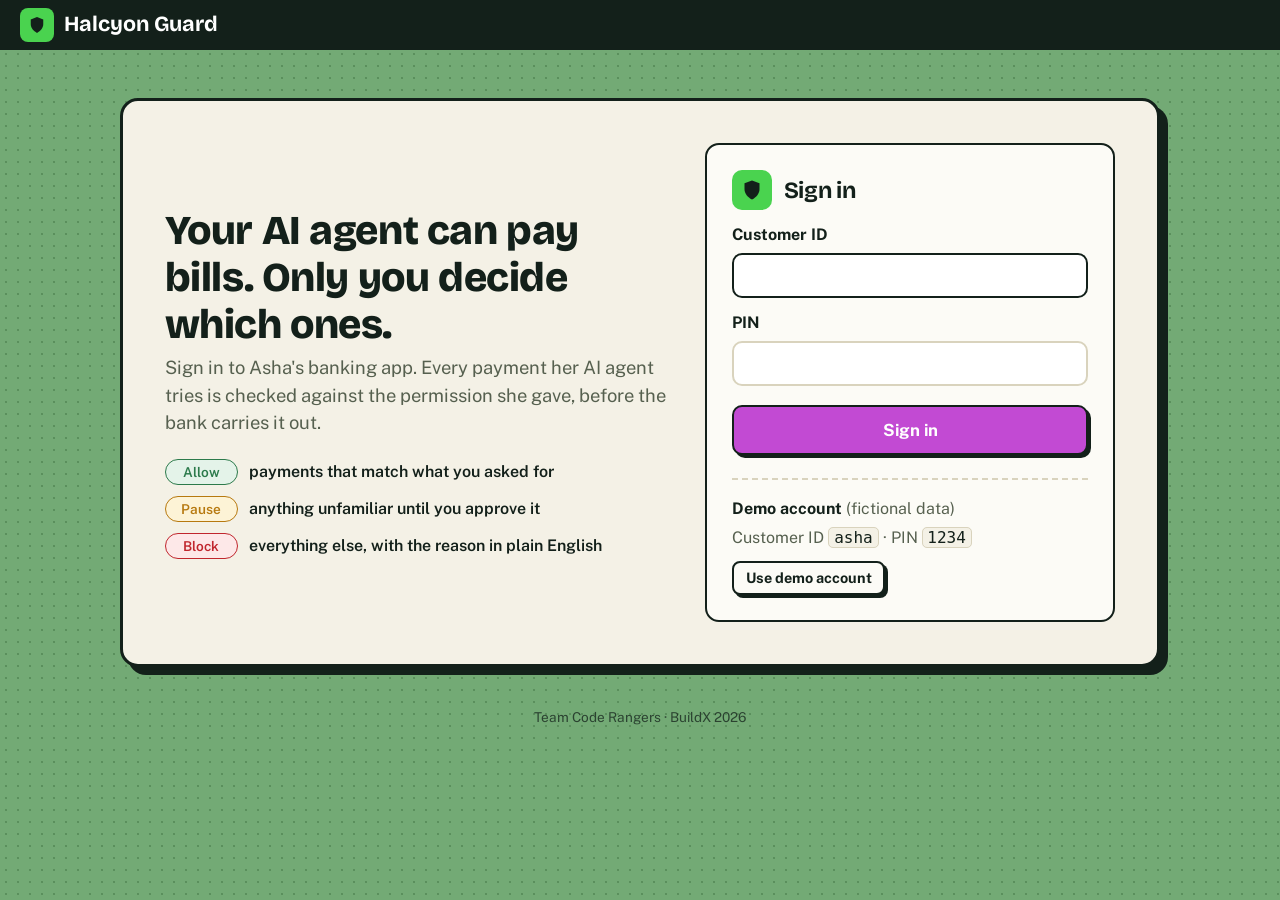
<file: static/login.html>
<!doctype html>
<html lang="en">
<head>
  <meta charset="utf-8">
  <meta name="viewport" content="width=device-width, initial-scale=1">
  <title>Sign in · Halcyon Guard</title>
  <link rel="icon" href="data:image/svg+xml,%3Csvg xmlns='http://www.w3.org/2000/svg' viewBox='0 0 32 32'%3E%3Crect width='32' height='32' rx='7' fill='%234ad34f'/%3E%3Cpath d='M16 6l8 3v6c0 5-3.4 8.6-8 11-4.6-2.4-8-6-8-11V9z' fill='%2313201a'/%3E%3C/svg%3E">
  <link rel="preconnect" href="https://fonts.googleapis.com">
  <link rel="preconnect" href="https://fonts.gstatic.com" crossorigin>
  <link rel="stylesheet" href="https://fonts.googleapis.com/css2?family=Bricolage+Grotesque:opsz,wght@12..96,500..800&family=Public+Sans:wght@400..700&display=swap">
  <link rel="stylesheet" href="style.css?v=13">
</head>
<body class="login-body arriving">
  <header class="nav">
    <div class="nav-inner">
      <span class="logo">
        <span class="mark" aria-hidden="true">
          <svg viewBox="0 0 24 24"><path d="M12 2.5l7.5 2.8v5.6c0 4.7-3.2 8.2-7.5 10.6-4.3-2.4-7.5-5.9-7.5-10.6V5.3z" fill="currentColor"/></svg>
        </span>
        Halcyon Guard
      </span>
    </div>
  </header>

  <main class="sheet login-sheet">
    <section class="login-intro rise" style="--d:1">
      <h1>Your AI agent can pay bills. Only you decide which ones.</h1>
      <p class="lede">Sign in to Asha's banking app. Every payment her AI agent tries is checked against the permission she gave, before the bank carries it out.</p>
      <ul class="login-points">
        <li><span class="pill allow">Allow</span> payments that match what you asked for</li>
        <li><span class="pill pause">Pause</span> anything unfamiliar until you approve it</li>
        <li><span class="pill block">Block</span> everything else, with the reason in plain English</li>
      </ul>
    </section>

    <section class="card login-card rise" style="--d:2" aria-labelledby="h-signin">
      <p class="signed-out" id="signed-out" role="status" hidden>You've signed out. Your session has ended.</p>
      <div class="login-head">
        <span class="mark lock" id="lock" aria-hidden="true">
          <svg viewBox="0 0 24 24"><path class="shield" d="M12 2.5l7.5 2.8v5.6c0 4.7-3.2 8.2-7.5 10.6-4.3-2.4-7.5-5.9-7.5-10.6V5.3z" fill="currentColor"/><path class="tick" d="M8.2 12.3l2.6 2.6 5-5.4" fill="none" stroke="#fff" stroke-width="2.4" stroke-linecap="round" stroke-linejoin="round"/></svg>
        </span>
        <h2 id="h-signin">Sign in</h2>
      </div>
      <form id="login-form" novalidate>
        <label for="customer-id">Customer ID</label>
        <input id="customer-id" name="customer_id" autocomplete="username" autocapitalize="none" spellcheck="false" required maxlength="64">
        <label for="pin">PIN</label>
        <input id="pin" name="pin" type="password" inputmode="numeric" autocomplete="current-password" required maxlength="20">
        <p id="login-error" class="login-error" role="alert" hidden></p>
        <button type="submit" id="signin" class="btn primary wide">Sign in</button>
      </form>

      <div class="demo-account">
        <p><b>Demo account</b> <span class="muted">(fictional data)</span></p>
        <p class="muted">Customer ID <code>asha</code> · PIN <code>1234</code></p>
        <button type="button" id="use-demo" class="btn small">Use demo account</button>
      </div>
    </section>
  </main>

  <p class="foot login-foot">Team Code Rangers · BuildX 2026</p>

  <script src="login.js?v=2"></script>
</body>
</html>
</file>
<file: static/style.css>
/* Halcyon Guard: sage desk, cream sheets with an ink edge, magenta for actions,
   bright green only for the logo, amber for "this needs you" (a paused payment is amber too).
   Green / amber / red keep their meaning: ALLOW / PAUSE / BLOCK. */
:root {
  --desk: #73aa75;
  --desk-deep: #4f8452;
  --ink: #13201a;
  --paper: #f4f1e6;
  --card: #fcfbf6;
  --line: #d9d3bd;
  --muted: #56604f;
  --primary: #c24ad3;        /* main: buttons and selected things */
  --primary-hover: #a93bb9;
  --primary-deep: #8e2a9c;   /* magenta text and focus rings on cream */
  --primary-soft: #f6e4f9;
  --on-primary: #fff;
  --brand: #4ad34f;          /* the logo mark only */
  --accent: #b7790f;         /* "this needs you" */
  --accent-deep: #7a5008;
  --accent-soft: #fdf3d6;
  --allow: #2c7a4b;
  --allow-soft: #e4f3e9;
  --pause: #b7790f;
  --pause-soft: #fdf3d6;
  --block: #c0262d;
  --block-soft: #fde8e8;
  --display: "Bricolage Grotesque", "Arial Narrow", sans-serif;
  --sans: "Public Sans", "Segoe UI", Arial, sans-serif;
  --mono: ui-monospace, "Cascadia Mono", Consolas, monospace;
  --print: 5px 5px 0 0 var(--ink);
  --print-sm: 3px 3px 0 0 var(--ink);
}

* { box-sizing: border-box; }
html {
  background-color: var(--desk);
  background-image: radial-gradient(color-mix(in srgb, var(--desk-deep) 70%, transparent) 1px, transparent 1.3px);
  background-size: 12px 12px;
  color: var(--ink);
  font: 16px/1.5 var(--sans);
  scroll-behavior: smooth;
}
body { margin: 0; }
h1, h2, h3 { font-family: var(--display); letter-spacing: -0.01em; margin: 0; line-height: 1.15; }
h1 { font-size: clamp(2rem, 3.4vw, 2.75rem); font-weight: 800; }
h2 { font-size: 1.45rem; font-weight: 700; }
h3 { font-size: 1.05rem; font-weight: 700; margin: 1.4rem 0 .55rem; }
p { margin: 0; }
button, input, select, textarea { font: inherit; color: inherit; }
:focus-visible { outline: 3px solid var(--primary-deep); outline-offset: 2px; }
::selection { background: var(--primary-soft); }
.sr { position: absolute; width: 1px; height: 1px; overflow: hidden; clip: rect(0 0 0 0); white-space: nowrap; }
.muted { color: var(--muted); }
.hint { color: var(--muted); font-size: .92rem; }
.hint.warn { color: var(--block); }
.empty { color: var(--muted); font-size: .95rem; }

/* ---------- buttons: printed, they press when clicked ---------- */
.btn {
  background: var(--card); border: 2px solid var(--ink); border-radius: 10px; padding: .5rem 1rem;
  font-weight: 700; cursor: pointer; box-shadow: var(--print-sm); transition: transform .08s, box-shadow .08s;
  white-space: nowrap;
}
.btn:hover { background: #fff; }
.btn:active { transform: translate(3px, 3px); box-shadow: 0 0 0 0 var(--ink); }
.btn:disabled { opacity: .45; cursor: not-allowed; transform: none; box-shadow: var(--print-sm); }
.btn.primary { background: var(--primary); color: var(--on-primary); }
.btn.primary:hover { background: var(--primary-hover); }
.btn.danger { background: var(--block); color: #fff; }
.btn.danger:hover { background: #9e1d23; }
.btn.ghost { background: transparent; box-shadow: none; border-color: transparent; text-decoration: underline; text-underline-offset: 3px; }
.btn.ghost:active { transform: none; }
.btn.small { padding: .25rem .7rem; font-size: .9rem; border-radius: 8px; }
.btn.wide { width: 100%; margin-top: .7rem; }

.pill {
  display: inline-flex; align-items: center; gap: .35rem; border: 1.5px solid var(--line); background: var(--card);
  border-radius: 999px; padding: .1rem .65rem; font-size: .85rem; font-weight: 600; white-space: nowrap;
}
.pill:empty { display: none; }
.pill.allow, .pill.pass { color: var(--allow); border-color: var(--allow); background: var(--allow-soft); }
.pill.pause, .pill.warn { color: var(--pause); border-color: var(--pause); background: var(--pause-soft); }
.pill.block, .pill.fail { color: var(--block); border-color: var(--block); background: var(--block-soft); }
.pill.skip { color: var(--muted); }
.pill.ok { color: var(--allow); border-color: var(--allow); background: var(--allow-soft); }
.pill.bad { color: var(--block); border-color: var(--block); background: var(--block-soft); }

/* ---------- top bar ---------- */
.nav { background: var(--ink); color: #fff; position: sticky; top: 0; z-index: 10; }
.nav-inner { max-width: 1480px; margin: 0 auto; padding: .55rem 1.5rem; display: flex; align-items: center; gap: 1.5rem; flex-wrap: wrap; }
.logo { display: flex; align-items: center; gap: .6rem; color: #fff; text-decoration: none; font: 700 1.35rem/1 var(--display); }
.mark { width: 34px; height: 34px; border-radius: 8px; background: var(--brand); color: var(--ink); display: grid; place-items: center; }
.mark svg { width: 20px; height: 20px; }
.nav-links { display: flex; gap: .3rem; }
.nav-links a { color: #e7ece8; text-decoration: none; padding: .4rem .8rem; border-radius: 8px; font-weight: 600; }
.nav-links a:hover { background: #24342c; }
.nav-links a.on { background: var(--paper); color: var(--ink); }
.nav-right { margin-left: auto; display: flex; align-items: center; gap: .8rem; flex-wrap: wrap; }
.model { display: flex; align-items: center; gap: .45rem; border: 1.5px solid #3c4b43; border-radius: 8px; padding: .1rem .2rem .1rem .6rem; }
.model select { background: transparent; border: 0; color: #fff; font-weight: 600; padding: .35rem .3rem; cursor: pointer; }
.model select option { color: var(--ink); }
.dot { width: 9px; height: 9px; border-radius: 50%; background: #8a958f; }
.dot.on { background: #5fd38d; }
.dot.off { background: var(--accent); }
.nav-btn { background: transparent; color: #fff; border: 1.5px solid #3c4b43; border-radius: 8px; padding: .4rem .8rem; font-weight: 600; cursor: pointer; }
.nav-btn:hover { background: #24342c; }
.who { display: flex; align-items: center; gap: .5rem; font-weight: 600; }
.avatar { width: 30px; height: 30px; border-radius: 50%; background: var(--primary); display: grid; place-items: center; font-weight: 700; }

/* ---------- the sheet ---------- */
.sheet {
  max-width: 1440px; margin: 1.6rem auto 2.5rem; background: var(--paper); border: 3px solid var(--ink);
  border-radius: 18px; box-shadow: 8px 8px 0 0 var(--ink); padding: 2.2rem 2.4rem 1.6rem;
}
.page-head { display: flex; justify-content: space-between; align-items: flex-end; gap: 1rem; margin-bottom: 1.4rem; }
.lede { color: var(--muted); font-size: 1.15rem; margin-top: .4rem; max-width: 60ch; }
.public-note {
  margin-top: .8rem; display: inline-block; background: var(--accent-soft); border: 1.5px solid var(--accent);
  color: var(--accent-deep); border-radius: 10px; padding: .45rem .8rem; font-size: .95rem; max-width: 70ch;
}
.public-note[hidden] { display: none; }

.card { background: var(--card); border: 2px solid var(--line); border-radius: 14px; padding: 1.3rem 1.4rem; }
.card.tight { padding: 1rem; }
.card-head { display: flex; justify-content: space-between; align-items: center; gap: 1rem; flex-wrap: wrap; margin-bottom: 1rem; }

/* summary bar */
.summary {
  display: flex; align-items: center; gap: 1.2rem; background: var(--card); border: 2px solid var(--line);
  border-left: 8px solid var(--line); border-radius: 14px; padding: 1rem 1.3rem; margin-bottom: 1.4rem; flex-wrap: wrap;
}
.summary.attn { border-left-color: var(--accent); }
.summary.good { border-left-color: var(--allow); }
.summary.bad { border-left-color: var(--block); }
.summary > p { flex: 1 1 18rem; font-weight: 600; font-size: 1.05rem; }
.ring {
  --p: 0; --c: var(--line);
  width: 58px; height: 58px; border-radius: 50%; display: grid; place-items: center; flex: none;
  background: radial-gradient(var(--card) 60%, transparent 61%), conic-gradient(var(--c) calc(var(--p) * 1%), var(--line) 0);
  font: 800 1.25rem/1 var(--display);
}
.stats { display: flex; gap: 1.6rem; margin: 0; }
.stats div { display: grid; }
.stats dt { font-size: .85rem; color: var(--muted); }
.stats dd { margin: 0; font: 800 1.5rem/1.2 var(--display); }
.s-allow dd { color: var(--allow); }
.s-pause dd { color: var(--pause); }
.s-block dd { color: var(--block); }

.layout { display: grid; grid-template-columns: minmax(0, 1fr) 400px; gap: 1.4rem; align-items: start; }
.main-col { display: grid; gap: 1.4rem; min-width: 0; }

/* ---------- gateway ---------- */
.request { font-size: 1.1rem; margin-bottom: 1rem; min-height: 2.2rem; }
.request strong { font: 800 1.9rem/1.1 var(--display); margin-right: .35rem; }
.gates { list-style: none; margin: 0; padding: 0; display: grid; grid-template-columns: repeat(3, 1fr); gap: .9rem; }
.gates li { background: var(--paper); border: 2px solid var(--line); border-radius: 12px; padding: .85rem .95rem; transition: border-color .25s, background-color .25s, transform .25s, box-shadow .25s; }
.gate-head { display: flex; align-items: center; gap: .5rem; flex-wrap: wrap; margin-bottom: .4rem; }
.gate-head b { font-family: var(--display); font-size: 1.05rem; }
.gate-head .pill { margin-left: auto; }
.num { width: 1.6rem; height: 1.6rem; border-radius: 50%; display: grid; place-items: center; background: var(--ink); color: #fff; font-weight: 700; font-size: .85rem; flex: none; }
.gates li p { color: var(--muted); font-size: .93rem; }
.gates li.pass, .gates li.warn, .gates li.fail { box-shadow: var(--print-sm); transform: translate(-2px, -2px); }
.gates li.pass { border-color: var(--allow); background: var(--allow-soft); }
.gates li.warn { border-color: var(--pause); background: var(--pause-soft); }
.gates li.fail { border-color: var(--block); background: var(--block-soft); }
.gates li.pass .num { background: var(--allow); }
.gates li.warn .num { background: var(--pause); }
.gates li.fail .num { background: var(--block); }
.gates li.pass p, .gates li.warn p, .gates li.fail p { color: var(--ink); }
.gates li.skip { opacity: .55; }

.verdict { margin-top: 1.2rem; display: flex; gap: 1.2rem; align-items: center; flex-wrap: wrap; min-height: 4.4rem; }
.verdict:empty { min-height: 0; margin: 0; }
.stamp {
  font: 800 2rem/1 var(--display); letter-spacing: .02em; padding: .45rem 1.1rem; border: 3px solid currentColor;
  border-radius: 10px; transform: rotate(-4deg); box-shadow: 4px 4px 0 0 currentColor; background: var(--card); flex: none;
}
.stamp.ALLOW { color: var(--allow); }
.stamp.PAUSE { color: var(--pause); }
.stamp.BLOCK { color: var(--block); }
.stamp.in { animation: stamp .5s cubic-bezier(.2, .8, .2, 1) both; }
@keyframes stamp { from { opacity: 0; transform: translate(-8px, -14px) rotate(-12deg) scale(1.25); box-shadow: 12px 12px 0 0 currentColor; } }
.verdict-text { flex: 1 1 20rem; }
.verdict-text p { font-size: 1.05rem; font-weight: 600; }
.verdict-text .hint { font-weight: 400; margin-top: .3rem; }
.verdict-text .btn { margin-top: .6rem; }

/* ---------- agent ---------- */
.seg { display: inline-flex; border: 2px solid var(--line); border-radius: 12px; padding: 3px; background: var(--card); gap: 2px; }
.seg button { border: 0; background: transparent; padding: .35rem .85rem; border-radius: 8px; font-weight: 600; cursor: pointer; }
.seg button[aria-selected="true"] { background: var(--ink); color: #fff; }
.row-form { display: flex; gap: .7rem; }
.row-form input { flex: 1; min-width: 0; }
input, textarea, select.field {
  border: 2px solid var(--line); border-radius: 10px; padding: .55rem .7rem; background: #fff; width: 100%;
}
input:focus, textarea:focus { border-color: var(--ink); outline: none; }
#provider-hint { margin-top: .5rem; }
.bill { margin-top: 1rem; border: 2px dashed var(--line); border-radius: 12px; padding: .9rem 1rem; }
.bill-head { display: flex; justify-content: space-between; align-items: center; gap: .6rem; flex-wrap: wrap; }
.bill-head h3 { margin: 0; }
.toggle { display: inline-flex; align-items: center; gap: .45rem; font-weight: 600; cursor: pointer; font-size: .95rem; }
.toggle input { width: 1.1rem; height: 1.1rem; accent-color: var(--accent); }
.bill pre { white-space: pre-wrap; margin: .7rem 0 0; font: .95rem/1.6 var(--sans); max-height: 13rem; overflow: auto; }
.bill mark { background: var(--block-soft); box-shadow: inset 0 -2px 0 var(--block); color: var(--block); font-weight: 700; padding: 0 .15rem; }
.paid { display: inline-block; margin-top: .4rem; }

.tiles { display: grid; grid-template-columns: repeat(3, 1fr); gap: .8rem; margin-top: .8rem; }
.tile {
  text-align: left; background: var(--card); border: 2px solid var(--ink); border-radius: 12px; padding: .8rem .9rem;
  cursor: pointer; box-shadow: var(--print-sm); display: grid; gap: .45rem; transition: transform .08s, box-shadow .08s;
}
.tile:hover { background: #fff; }
.tile:active { transform: translate(3px, 3px); box-shadow: none; }
.tile:disabled { opacity: .5; cursor: not-allowed; }
.tile-top { display: flex; justify-content: space-between; align-items: center; }
.tile .letter { font: 800 1.6rem/1 var(--display); color: var(--primary-deep); }
.tile span.t { font-weight: 600; line-height: 1.35; }

.feed-title { margin-top: 1.4rem; }
.feed { list-style: none; margin: 0; padding: 0; display: grid; gap: .45rem; max-height: 22rem; overflow: auto; }
.feed li { background: var(--paper); border: 1.5px solid var(--line); border-radius: 10px; padding: .5rem .75rem; font-size: .95rem; display: flex; gap: .6rem; align-items: baseline; }
.feed li.empty { background: transparent; border: 0; padding: 0; }
.feed .k { font-size: .78rem; font-weight: 700; border-radius: 6px; padding: .05rem .45rem; background: var(--line); flex: none; }
.feed .body { min-width: 0; overflow-wrap: anywhere; }
.feed .error { border-color: var(--block); background: var(--block-soft); }
.feed .say { background: var(--primary-soft); border-color: var(--primary-deep); }
.feed .setup, .feed .customer { color: var(--muted); }
.feed .d-ALLOW .k { background: var(--allow); color: #fff; }
.feed .d-PAUSE .k { background: var(--pause); color: #fff; }
.feed .d-BLOCK .k { background: var(--block); color: #fff; }
.feed details { margin-top: .25rem; font-size: .88rem; color: var(--muted); }
.feed pre { white-space: pre-wrap; margin: .25rem 0 0; font: inherit; }

/* ---------- customer side panel ---------- */
.side { border: 2px dashed var(--line); border-radius: 16px; padding: 1.2rem; background: color-mix(in srgb, var(--paper) 70%, var(--line)); position: sticky; top: 76px; max-height: calc(100vh - 96px); overflow: auto; }
.side-head { margin-bottom: 1rem; }
.side-head .hint { display: block; margin-top: .2rem; }
.side form label { display: block; margin-bottom: .45rem; }
.side form .btn { margin-top: .7rem; }
.question { margin-top: .7rem; color: var(--accent-deep); font-weight: 600; background: var(--accent-soft); border-radius: 8px; padding: .5rem .7rem; }
.drafted { margin-top: .7rem; }
.stack { display: grid; gap: .6rem; }
.item { background: var(--card); border: 2px solid var(--line); border-radius: 12px; padding: .75rem .85rem; }
.item .top { display: flex; justify-content: space-between; align-items: center; gap: .5rem; }
.item .title { font-weight: 700; }
.item .meta { color: var(--muted); font-size: .88rem; margin-top: .25rem; }
.item .actions { display: flex; gap: .5rem; margin-top: .6rem; flex-wrap: wrap; }
.item.off { opacity: .6; }
.item.needs { border-color: var(--ink); box-shadow: var(--print-sm); border-left: 6px solid var(--accent); }
.item.blocked { border-left: 6px solid var(--block); }
.txns { list-style: none; margin: 0; padding: 0; }
.txns li { display: flex; justify-content: space-between; gap: .5rem; padding: .45rem 0; border-bottom: 1.5px dashed var(--line); font-size: .95rem; }
.txns strong { font-family: var(--display); }

/* ---------- audit ---------- */
.audit { margin-top: 1.4rem; }
.audit .card-head > div:first-child { flex: 1 1 26rem; }
.audit .hint { margin-top: .25rem; max-width: 75ch; }
.audit-actions { display: flex; gap: .6rem; align-items: center; flex-wrap: wrap; }
.chainlist { list-style: none; margin: 0; padding: .2rem .2rem .8rem; display: flex; gap: .8rem; overflow-x: auto; }
.chainlist li { flex: 0 0 13.5rem; position: relative; }
.chainlist li + li::before { content: ""; position: absolute; left: -.8rem; top: 50%; width: .8rem; border-top: 2px solid var(--ink); }
.chainlist button {
  width: 100%; height: 100%; text-align: left; background: var(--paper); border: 2px solid var(--ink); border-radius: 10px;
  padding: .6rem .7rem; display: grid; gap: .2rem; cursor: pointer; font-size: .9rem; box-shadow: var(--print-sm);
}
.chainlist button:hover { background: #fff; }
.chainlist .seq { font: 800 1.05rem/1 var(--display); }
.chainlist .hash { font-family: var(--mono); color: var(--muted); font-size: .72rem; }
.chainlist .ALLOW { color: var(--allow); font-weight: 700; }
.chainlist .PAUSE { color: var(--pause); font-weight: 700; }
.chainlist .BLOCK { color: var(--block); font-weight: 700; }
.chainlist li.broken button { border-color: var(--block); background: var(--block-soft); box-shadow: 3px 3px 0 0 var(--block); }
.chainlist li.broken + li::before { border-top-style: dashed; border-color: var(--block); }

.foot { text-align: center; color: var(--muted); font-size: .85rem; margin-top: 1.6rem; }

.toast {
  position: fixed; bottom: 1.2rem; left: 50%; transform: translateX(-50%) translateY(8px); background: var(--ink); color: #fff;
  padding: .7rem 1.1rem; border-radius: 10px; opacity: 0; pointer-events: none; transition: opacity .2s, transform .2s;
  max-width: min(90vw, 40rem); font-weight: 600; box-shadow: 4px 4px 0 0 var(--primary);
}
.toast.show { opacity: 1; transform: translateX(-50%); }

/* ---------- smaller screens ---------- */
@media (max-width: 1150px) {
  .layout { grid-template-columns: 1fr; }
  .side { position: static; max-height: none; }
  .gates { grid-template-columns: 1fr; }
}
@media (max-width: 760px) {
  .nav-inner { padding: .55rem 1rem; gap: .7rem; }
  .nav-links { display: none; }
  .sheet { margin: .8rem; padding: 1.2rem 1rem; border-radius: 14px; box-shadow: 5px 5px 0 0 var(--ink); }
  .tiles { grid-template-columns: 1fr; }
  .row-form { flex-direction: column; }
  .stats { gap: 1rem; flex-wrap: wrap; }
}
@media (prefers-reduced-motion: reduce) {
  *, *::before, *::after { animation: none !important; transition: none !important; }
  html { scroll-behavior: auto; }
}

/* ---------- sign-in page ---------- */
.login-sheet {
  max-width: 1040px; display: grid; grid-template-columns: 1.1fr .9fr; gap: 2.4rem; align-items: center;
  margin-top: 3rem; padding: 2.6rem;
}
.login-intro h1 { font-size: clamp(1.9rem, 3.2vw, 2.6rem); }
.login-points { list-style: none; padding: 0; margin: 1.4rem 0 0; display: grid; gap: .7rem; }
.login-points li { display: flex; align-items: center; gap: .7rem; font-weight: 600; }
.login-points .pill { min-width: 4.6rem; justify-content: center; }
.login-card { border: 2px solid var(--ink); box-shadow: var(--print); padding: 1.6rem; }
.login-card h2 { margin-bottom: 1rem; }
.login-card label { display: block; font-weight: 700; margin: .8rem 0 .35rem; }
.login-card form .btn { margin-top: 1.2rem; padding: .65rem 1rem; font-size: 1.05rem; }
.login-error {
  margin-top: .9rem; color: var(--block); background: var(--block-soft); border: 1.5px solid var(--block);
  border-radius: 8px; padding: .5rem .7rem; font-weight: 600;
}
.login-error[hidden] { display: none; }
.demo-account { margin-top: 1.4rem; padding-top: 1.1rem; border-top: 2px dashed var(--line); display: grid; gap: .3rem; }
.demo-account .btn { justify-self: start; margin-top: .4rem; }
.demo-account code { font-family: var(--mono); background: var(--paper); border: 1px solid var(--line); border-radius: 5px; padding: 0 .3rem; color: var(--ink); }
.login-foot { color: var(--ink); opacity: .75; }
.signout { background: transparent; border: 0; color: #cfe3d5; text-decoration: underline; text-underline-offset: 3px; cursor: pointer; font-weight: 600; padding: .2rem; }
.signout:hover { color: #fff; }
@media (max-width: 820px) {
  .login-sheet { grid-template-columns: 1fr; margin: 1rem .8rem; padding: 1.4rem 1.1rem; gap: 1.4rem; }
}

/* ---------- motion: each animation marks something actually happening ---------- */
@property --p { syntax: "<number>"; inherits: false; initial-value: 0; }
.ring { transition: --p .8s cubic-bezier(.2, .8, .2, 1); }

/* the request travelling agent -> guard -> bank (or stopping at the guard) */
.flow { display: grid; grid-template-columns: auto 1fr auto 1fr auto; align-items: center; gap: .5rem; margin: 0 0 1rem; position: relative; }
.flow .node { border: 2px solid var(--line); background: var(--paper); border-radius: 999px; padding: .25rem .8rem; font-weight: 700; font-size: .88rem; white-space: nowrap; transition: border-color .3s, background-color .3s, color .3s; }
.flow .n-customer { position: absolute; right: 0; top: calc(100% + .35rem); opacity: 0; transform: translateY(-4px); transition: opacity .3s, transform .3s; border-color: var(--accent); background: var(--accent-soft); color: var(--accent-deep); }
.flow .track { height: 3px; background: repeating-linear-gradient(90deg, var(--line) 0 8px, transparent 8px 14px); position: relative; border-radius: 2px; }
.flow .dot { position: absolute; left: 0; top: 50%; width: 14px; height: 14px; margin-top: -7px; border-radius: 50%; background: var(--primary); border: 2px solid var(--ink); opacity: 0; }
.flow.to-guard .t1 .dot, .flow.to-bank .t1 .dot, .flow.to-customer .t1 .dot, .flow.stopped .t1 .dot { animation: travel .55s cubic-bezier(.5, 0, .3, 1) forwards; }
.flow.to-bank .t2 .dot { animation: travel .55s cubic-bezier(.5, 0, .3, 1) forwards; background: var(--allow); }
.flow.to-guard .n-guard, .flow.to-bank .n-guard, .flow.to-customer .n-guard, .flow.stopped .n-guard { border-color: var(--ink); background: var(--card); }
.flow.to-bank .n-bank { border-color: var(--allow); background: var(--allow-soft); color: var(--allow); animation: pop .4s .5s both; }
.flow.stopped .n-guard { border-color: var(--block); background: var(--block-soft); color: var(--block); animation: shake .45s both; }
.flow.stopped .t1 .dot { background: var(--block); }
.flow.to-customer .n-guard { border-color: var(--pause); background: var(--pause-soft); color: var(--pause); }
.flow.to-customer .n-customer { opacity: 1; transform: none; }
@keyframes travel { 0% { left: 0; opacity: 1; } 100% { left: calc(100% - 14px); opacity: 1; } }
@keyframes shake { 0%, 100% { transform: translateX(0); } 20% { transform: translateX(-6px); } 40% { transform: translateX(6px); } 60% { transform: translateX(-4px); } 80% { transform: translateX(3px); } }
@keyframes pop { 0% { transform: scale(1); } 50% { transform: scale(1.12); } 100% { transform: scale(1); } }

/* a scan line runs over each check while it is being evaluated */
.gates li { position: relative; overflow: hidden; }
.gates li.checking { border-color: var(--primary); background: var(--primary-soft); }
.gates li.checking::after {
  content: ""; position: absolute; inset: 0 auto 0 0; width: 40%;
  background: linear-gradient(90deg, transparent, color-mix(in srgb, var(--primary) 30%, transparent), transparent);
  animation: scan .42s linear infinite;
}
@keyframes scan { from { transform: translateX(-100%); } to { transform: translateX(260%); } }
.gates li.pass, .gates li.warn, .gates li.fail { animation: settle .3s cubic-bezier(.2, .8, .2, 1); }
@keyframes settle { from { transform: translate(0, 0); box-shadow: none; } }

/* new feed lines and audit entries slide in */
.feed li:not(.empty) { animation: slidein .3s cubic-bezier(.2, .8, .2, 1); }
@keyframes slidein { from { opacity: 0; transform: translateY(6px); } }
.chainlist li.fresh button { animation: chainin .45s cubic-bezier(.2, .8, .2, 1) both; }
@keyframes chainin { from { opacity: 0; transform: translateX(-14px); box-shadow: 6px 6px 0 0 var(--ink); } }
/* tamper: the broken part of the chain cracks entry by entry */
.chainlist li.broken button { animation: crack .5s both; animation-delay: calc(var(--i, 0) * 90ms); }
@keyframes crack { 0% { transform: none; } 30% { transform: translateY(-4px) rotate(-1.5deg); background: #fff; } 100% { transform: none; } }

/* the balance counts to its new value */
#balance { transition: color .3s; }
#balance.down { color: var(--block); }
#balance.up { color: var(--allow); }

/* the agent's refused self-approval */
.feed .refused { border-color: var(--block); background: var(--block-soft); }
.feed .refused .k { background: var(--block); color: #fff; }
.refused-note { margin-top: .6rem; color: var(--block); font-weight: 600; border-left: 4px solid var(--block); padding-left: .6rem; animation: slidein .3s both; }

/* scenario groups and the hands-free tour */
.script-head { display: flex; justify-content: space-between; align-items: center; gap: 1rem; flex-wrap: wrap; }
.tour-status { min-height: 1.4em; margin-top: .3rem; font-weight: 600; color: var(--primary-deep); }
.group-title { margin: .9rem 0 .5rem; font-size: 1rem; color: var(--muted); }
#scenarios .tiles { margin-top: 0; }
.tile.playing { background: var(--primary-soft); border-color: var(--primary-deep); box-shadow: 3px 3px 0 0 var(--primary-deep); }
@media (max-width: 760px) { .flow { grid-template-columns: auto 1fr auto 1fr auto; font-size: .8rem; } .flow .node { padding: .2rem .5rem; } }

/* paused requests travel to Asha's phone instead of the bank (same slot in the flow line) */
.flow .n-bank, .flow .n-customer { grid-column: 5; grid-row: 1; justify-self: end; }
.flow .n-customer { position: static; display: none; opacity: 1; transform: none; }
.flow.to-customer .n-bank { display: none; }
.flow.to-customer .n-customer { display: inline-block; animation: pop .4s .5s both; }
.flow.to-customer .t2 .dot { animation: travel .55s cubic-bezier(.5, 0, .3, 1) forwards; background: var(--pause); }

/* ---------- guided tutorial ---------- */
.tut { position: fixed; inset: 0; z-index: 50; }
.tut[hidden] { display: none; }
.tut-spot {
  position: fixed; border-radius: 14px; border: 3px solid var(--primary);
  box-shadow: 0 0 0 9999px rgba(19, 32, 26, .62); pointer-events: none;
  transition: left .25s cubic-bezier(.2, .8, .2, 1), top .25s cubic-bezier(.2, .8, .2, 1), width .25s, height .25s;
}
.tut-spot.none { left: 50% !important; top: 40% !important; width: 0 !important; height: 0 !important; border-width: 0; }
.tut-card {
  position: fixed; width: min(380px, calc(100vw - 32px)); background: var(--card); border: 2px solid var(--ink);
  border-radius: 14px; box-shadow: var(--print); padding: 1.1rem 1.2rem 1rem;
}
.tut-card.center { left: 50%; top: 50%; transform: translate(-50%, -50%); width: min(460px, calc(100vw - 32px)); }
.tut-card.dock { left: 16px !important; right: 16px; bottom: 16px; top: auto !important; width: auto; }
.tut-card.in { animation: tutin .3s cubic-bezier(.2, .8, .2, 1); }
.tut-card.center.in { animation: tutin-c .3s cubic-bezier(.2, .8, .2, 1); }
@keyframes tutin { from { opacity: 0; transform: translateY(8px); } }
@keyframes tutin-c { from { opacity: 0; transform: translate(-50%, calc(-50% + 8px)); } }
.tut-count { color: var(--primary-deep); font-weight: 700; font-size: .85rem; }
.tut-card h2 { margin: .25rem 0 .5rem; font-size: 1.3rem; }
.tut-card #tut-body { line-height: 1.55; }
.tut-actions { display: flex; justify-content: space-between; align-items: center; gap: .6rem; margin-top: 1rem; flex-wrap: wrap; }
.tut-nav { display: flex; gap: .5rem; margin-left: auto; }
.tut-skip { padding-left: 0; }
body.tut-open .nav { z-index: 5; }

/* ================= organised layout: three screens ================= */
.views { display: flex; gap: .3rem; }
.view-tab { background: transparent; border: 0; color: #e7ece8; padding: .45rem .85rem; border-radius: 8px; font-weight: 600; cursor: pointer; display: inline-flex; gap: .4rem; align-items: center; }
.view-tab:hover { background: #24342c; }
.view-tab[aria-selected="true"] { background: var(--paper); color: var(--ink); }
.view-tab .count { font-size: .75rem; background: var(--primary); color: #fff; border-radius: 999px; padding: 0 .45rem; }
.page-head { display: block; margin-bottom: 1.2rem; }
.page-head h1 { font-size: clamp(1.9rem, 3vw, 2.5rem); }
.ring { border: 0; cursor: pointer; padding: 0; }
.ring:hover { box-shadow: 0 0 0 3px var(--primary-soft); }

.demo-grid { display: grid; grid-template-columns: minmax(0, 1fr) 390px; gap: 1.4rem; align-items: start; }
.col-main { display: grid; gap: 1.4rem; min-width: 0; }
.pair { display: grid; grid-template-columns: minmax(0, 1.1fr) minmax(0, 1fr); gap: 1.4rem; align-items: start; }
.slot { min-width: 0; }
.slot:empty { display: none; }
.card { box-shadow: none; }
.card-head h2 { display: flex; align-items: center; gap: .5rem; }
.step-n { width: 1.55rem; height: 1.55rem; border-radius: 50%; background: var(--ink); color: #fff; display: inline-grid; place-items: center; font: 700 .85rem/1 var(--sans); flex: none; }
.feed-card .feed { max-height: 26rem; }
.agent .bill { margin-top: .9rem; }

.scen-grid { display: grid; grid-template-columns: minmax(0, 1.2fr) minmax(0, 1fr); gap: 1.4rem; align-items: start; }
.scen-side { display: grid; gap: 1.4rem; position: sticky; top: 76px; }
.scen-side .gates { grid-template-columns: 1fr; }
.scen-side .feed { max-height: 16rem; }
#view-audit { display: grid; gap: 1.4rem; }
#view-audit[hidden] { display: none; }
#view-audit .audit { margin-top: 0; }

/* Asha's phone */
.phone {
  background: var(--card); border: 3px solid var(--ink); border-radius: 30px; box-shadow: var(--print);
  padding: .9rem 1rem 1.1rem; position: sticky; top: 76px; max-height: calc(100vh - 96px); display: flex; flex-direction: column;
}
.phone-top { text-align: center; padding-bottom: .6rem; }
.phone-notch { display: block; width: 90px; height: 6px; border-radius: 6px; background: var(--ink); margin: 0 auto .7rem; opacity: .85; }
.phone-top h2 { display: inline-flex; align-items: center; gap: .5rem; font-size: 1.25rem; }
.phone-top .hint { display: block; }
.phone-tabs { display: grid; grid-template-columns: repeat(3, 1fr); background: var(--paper); border: 2px solid var(--line); border-radius: 12px; padding: 3px; gap: 2px; }
.phone-tabs button { border: 0; background: transparent; border-radius: 9px; padding: .4rem .3rem; font-weight: 600; cursor: pointer; display: inline-flex; justify-content: center; align-items: center; gap: .3rem; }
.phone-tabs button[aria-selected="true"] { background: var(--ink); color: #fff; }
.badge { background: var(--accent); color: #fff; border-radius: 999px; font-size: .72rem; padding: 0 .4rem; min-width: 1.2rem; }
.badge[hidden] { display: none; }
.badge.bump { animation: pop .5s cubic-bezier(.2, .8, .2, 1.4); }
.phone-body { overflow: auto; margin-top: .8rem; padding: 0 .15rem .2rem; }
.phone-body h3:first-child { margin-top: 0; }
.pane[hidden] { display: none; }
.pane:not([hidden]) { animation: slidein .25s cubic-bezier(.2, .8, .2, 1); }

/* switching screens */
.view-in { animation: viewin .35s cubic-bezier(.2, .8, .2, 1); }
@keyframes viewin { from { opacity: 0; transform: translateY(10px); } }

/* ================= sign-in → dashboard: it assembles in sequence ================= */
.nav { transition: transform .45s cubic-bezier(.2, .8, .2, 1); }
body.entering .nav { transform: translateY(-100%); }
.enter { transition: opacity .55s cubic-bezier(.2, .8, .2, 1), transform .55s cubic-bezier(.2, .8, .2, 1); transition-delay: calc(var(--d, 0) * 90ms + 120ms); }
body.entering .enter { opacity: 0; transform: translateY(18px); }

/* ================= sign out: the dashboard folds away ================= */
.sheet { transition: opacity .45s ease, transform .45s cubic-bezier(.4, 0, .2, 1); }
body.leaving-now .sheet { opacity: 0; transform: translateY(26px) scale(.985); }
body.leaving-now .nav { transform: translateY(-100%); }
.leaving { position: fixed; inset: 0; display: grid; place-content: center; justify-items: center; gap: .8rem; z-index: 60; pointer-events: none; }
.leaving[hidden] { display: none; }
.leaving p { font: 700 1.2rem var(--display); color: var(--ink); background: var(--paper); border: 2px solid var(--ink); border-radius: 999px; padding: .3rem 1rem; animation: fadein .3s .15s both; }
.mark.big { width: 72px; height: 72px; border-radius: 18px; animation: shieldclose .7s cubic-bezier(.2, .8, .2, 1) both; box-shadow: var(--print); }
.mark.big svg { width: 40px; height: 40px; }
@keyframes shieldclose { 0% { transform: scale(.4) rotate(-20deg); opacity: 0; } 60% { transform: scale(1.08) rotate(3deg); opacity: 1; } 100% { transform: scale(1) rotate(0); } }
@keyframes fadein { from { opacity: 0; } }

@media (max-width: 1150px) {
  .demo-grid, .scen-grid { grid-template-columns: 1fr; }
  .phone, .scen-side { position: static; max-height: none; }
}
@media (max-width: 860px) {
  .pair { grid-template-columns: 1fr; }
  .views { order: 3; width: 100%; overflow-x: auto; }
}
@media (prefers-reduced-motion: reduce) {
  body.entering .enter, body.entering .nav { opacity: 1; transform: none; }
}

/* ================= sign-in page motion ================= */
.login-head { display: flex; align-items: center; gap: .7rem; margin-bottom: .6rem; }
.login-head h2 { margin: 0; }
.mark.lock { width: 40px; height: 40px; border-radius: 10px; background: var(--brand); color: var(--ink); display: grid; place-items: center; transition: background-color .3s; }
.mark.lock svg { width: 24px; height: 24px; }
.mark.lock .tick { stroke-dasharray: 14; stroke-dashoffset: 14; transition: stroke-dashoffset .35s .15s ease; }
.mark.lock.ok { background: var(--allow); color: var(--allow); animation: pop .45s cubic-bezier(.2, .8, .2, 1.4); }
.mark.lock.ok .shield { fill: #1f5c37; }
.mark.lock.ok .tick { stroke-dashoffset: 0; }
.btn.done { background: var(--allow) !important; color: #fff; }
.rise { transition: opacity .6s cubic-bezier(.2, .8, .2, 1), transform .6s cubic-bezier(.2, .8, .2, 1); transition-delay: calc(var(--d, 0) * 110ms); }
body.arriving .rise { opacity: 0; transform: translateY(22px); }
body.arriving .login-sheet { transform: translateY(18px); opacity: 0; }
.login-sheet { transition: opacity .5s ease, transform .55s cubic-bezier(.2, .8, .2, 1); }
body.departing .login-sheet { opacity: 0; transform: translateY(-30px) scale(.98); }
body.departing .nav { transform: translateY(-100%); }
.login-card.shake { animation: shake .45s both; }
.signed-out { margin: -.2rem 0 .9rem; background: var(--allow-soft); border: 1.5px solid var(--allow); color: var(--allow); border-radius: 8px; padding: .45rem .7rem; font-weight: 600; animation: slidein .4s .4s both; }
.signed-out[hidden] { display: none; }
@media (prefers-reduced-motion: reduce) { body.arriving .rise, body.arriving .login-sheet { opacity: 1; transform: none; } }

/* ================= tutorial v2: hands-on ================= */
.tut { pointer-events: none; }
.tut-card { pointer-events: auto; width: min(400px, calc(100vw - 32px)); }
.tut-card.center { width: min(500px, calc(100vw - 32px)); }
.tut-progress { display: grid; grid-auto-flow: column; gap: 4px; margin-bottom: .7rem; }
.tut-progress span { height: 5px; border-radius: 3px; background: var(--line); transition: background-color .3s; }
.tut-progress span.done { background: var(--primary-deep); }
.tut-progress span.now { background: var(--primary); }
.tut-card #tut-body { line-height: 1.55; }
.tut-try { margin-top: .9rem; padding: .7rem .8rem; background: var(--primary-soft); border-radius: 10px; border: 1.5px solid color-mix(in srgb, var(--primary) 40%, transparent); }
.tut-try[hidden] { display: none; }
.tut-do { background: var(--card); }
.tut-do.ok { background: var(--allow); color: #fff; border-color: var(--ink); }
.tut-result { margin-top: .5rem; font-size: .92rem; font-weight: 600; color: var(--ink); }
.tut-result:empty { display: none; }
.tut-next.nudge { animation: nudge 1.2s ease-in-out 2; }
@keyframes nudge { 0%, 100% { transform: none; } 50% { transform: translateX(4px); } }
.tut-flow { display: flex; align-items: center; gap: .35rem; margin: .8rem 0; flex-wrap: wrap; }
.tut-flow span { border: 2px solid var(--line); border-radius: 999px; padding: .15rem .6rem; font-weight: 700; font-size: .85rem; background: var(--paper); }
.tut-flow span.g { border-color: var(--ink); background: var(--brand); }
.tut-flow i { flex: 1 1 14px; min-width: 14px; height: 2px; background: repeating-linear-gradient(90deg, var(--ink) 0 5px, transparent 5px 9px); }

/* compact top bar: one row down to ~1200px */
.nav-inner { gap: 1rem; padding: .5rem 1.25rem; }
.nav-right { gap: .5rem; }
.model select { max-width: 9.5rem; }
.views { margin-left: .5rem; }
@media (max-width: 1200px) { .nav-btn { padding: .4rem .6rem; } .logo { font-size: 1.2rem; } }

#view-audit > * { min-width: 0; }
.audit .card-head { flex-wrap: wrap; }
</file>
